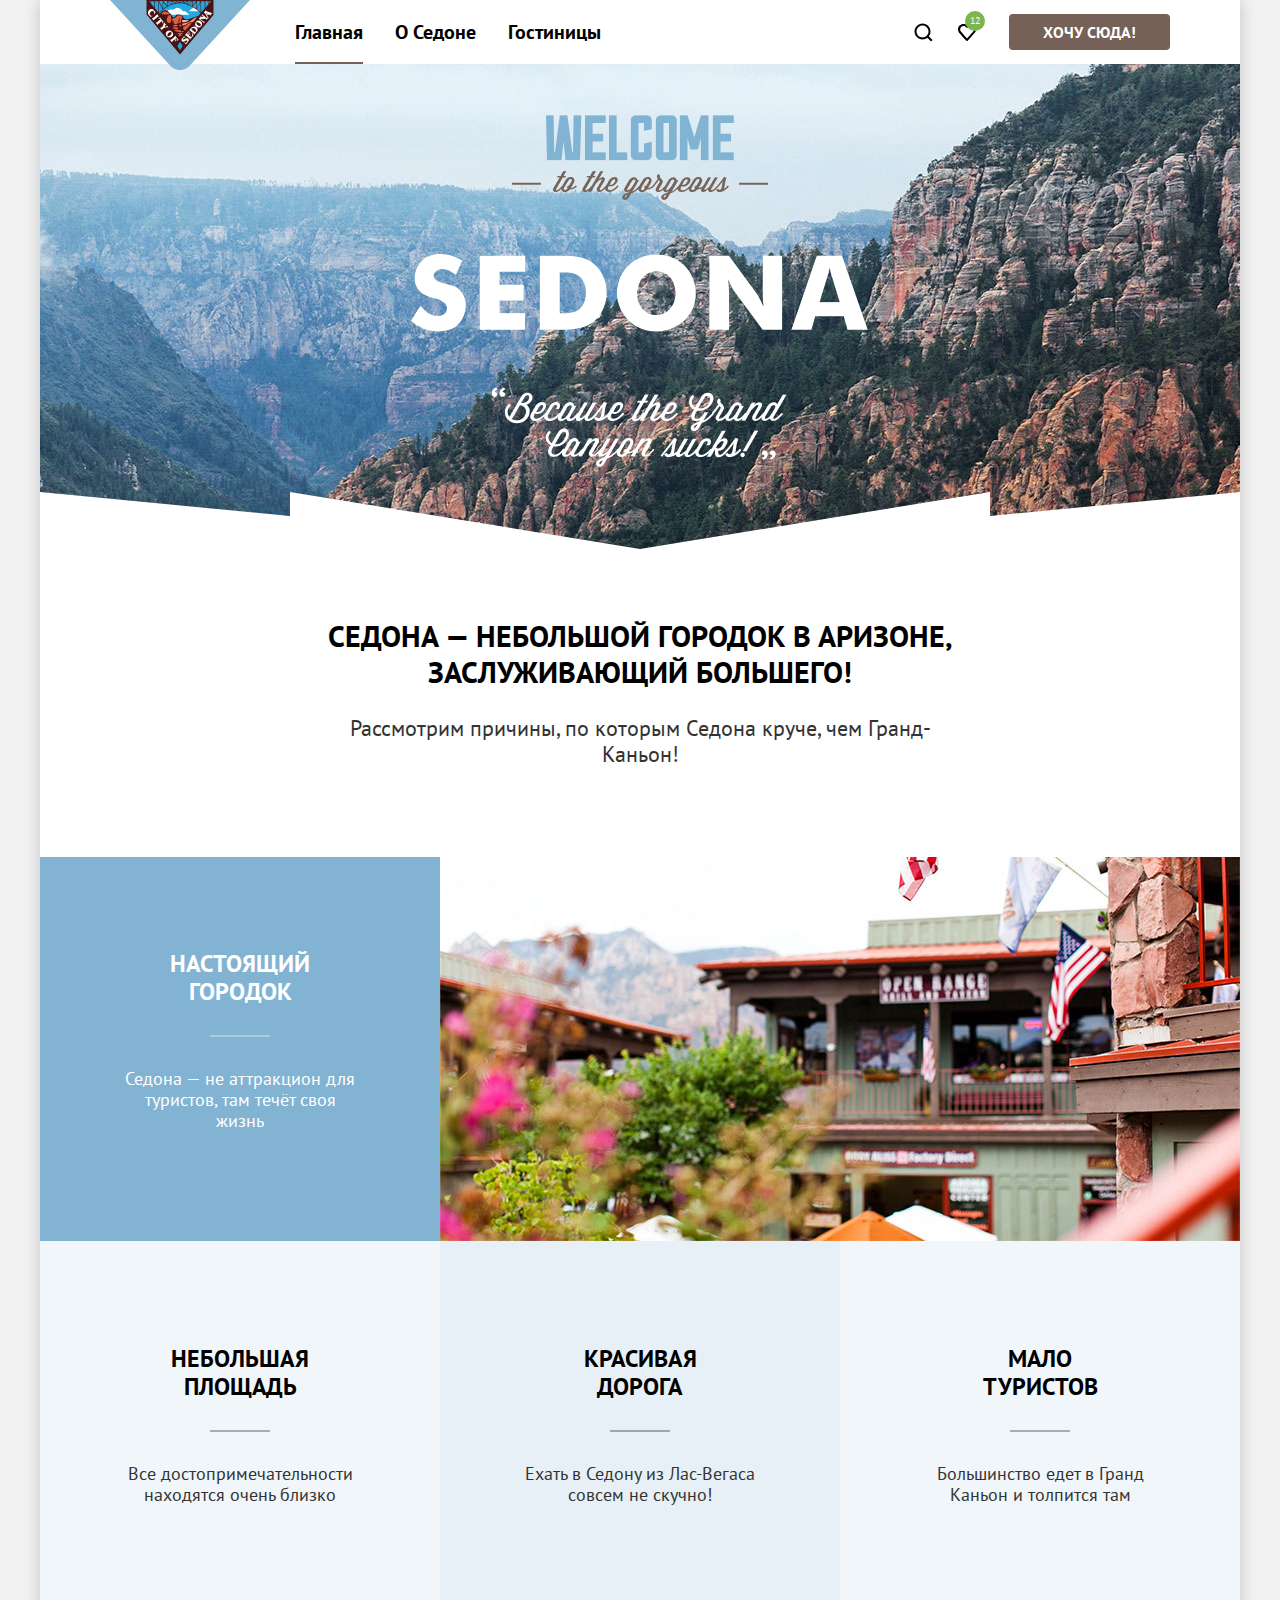
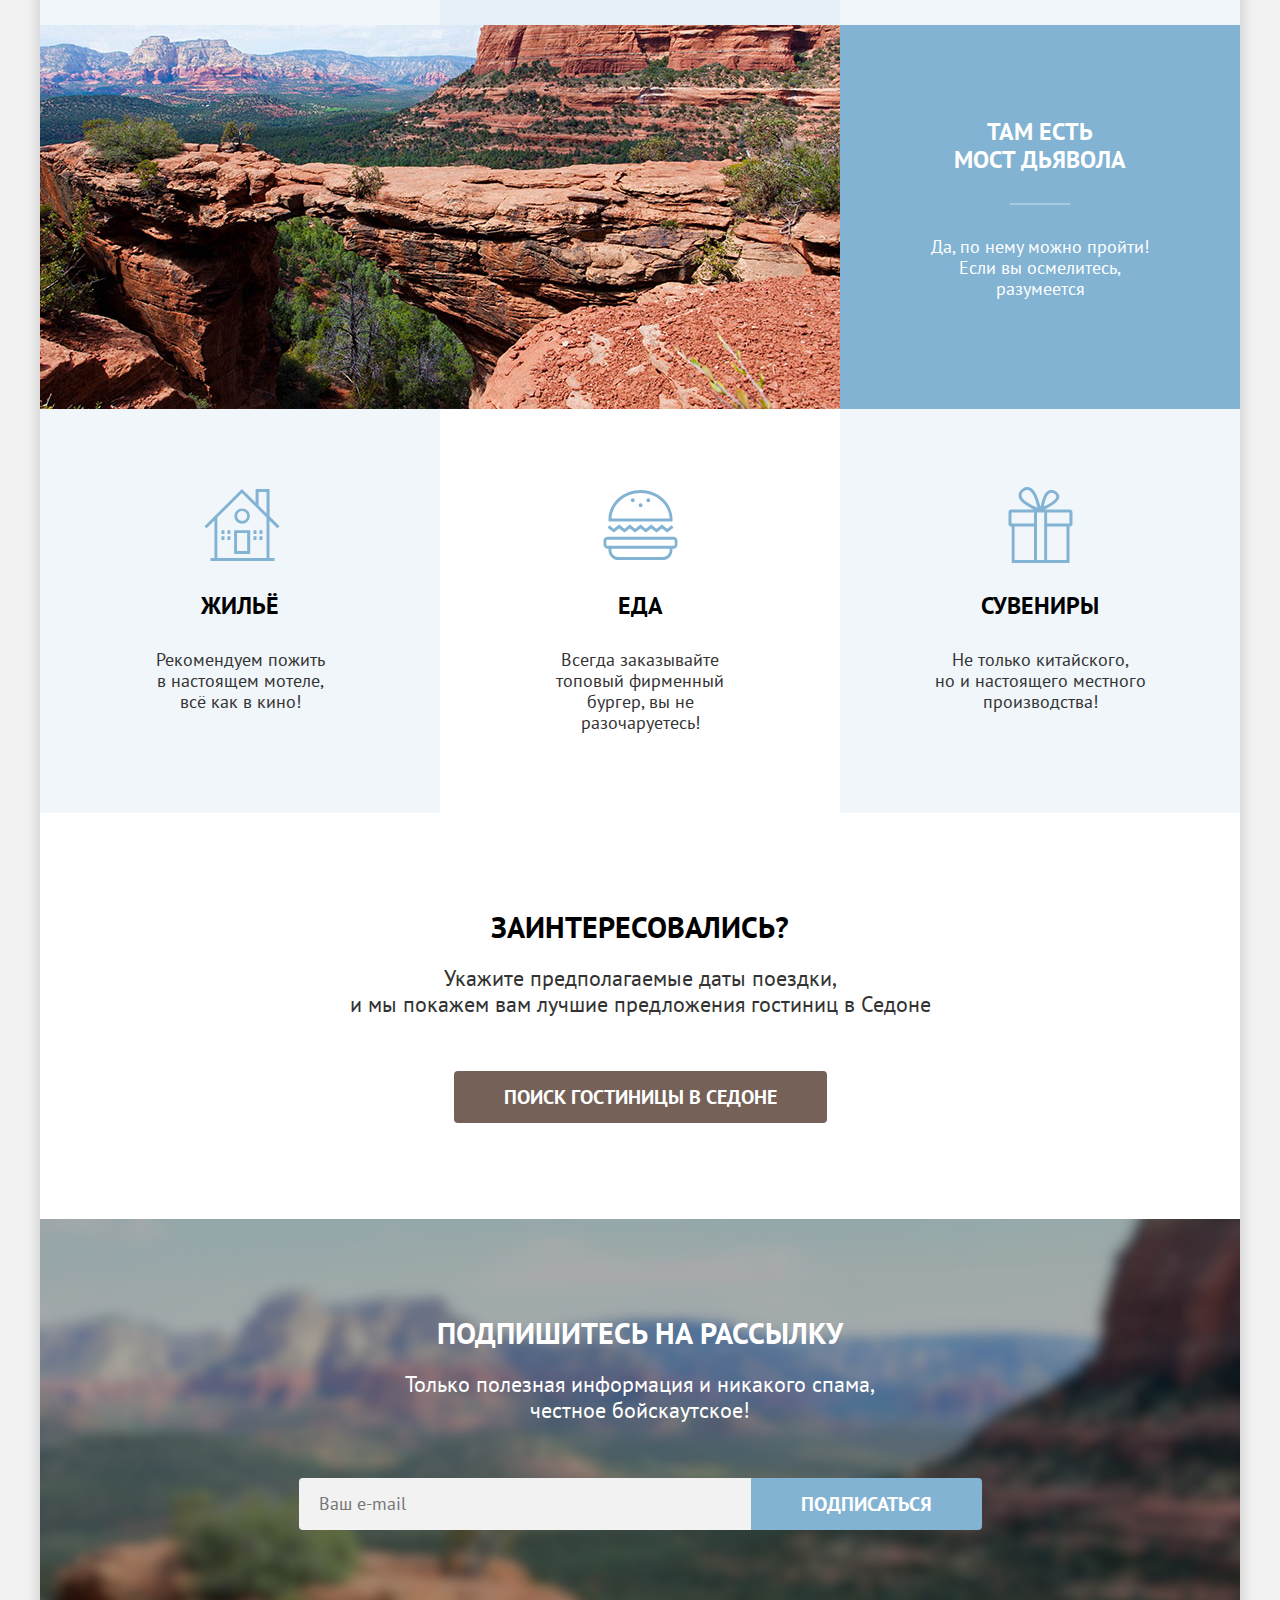
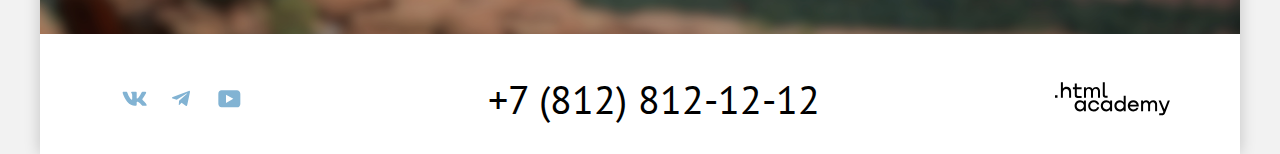
<file: index.html>
<!DOCTYPE html>
<html lang="ru">
<head>
  <meta charset="UTF-8">
  <meta http-equiv="X-UA-Compatible" content="IE=edge">
  <meta name="viewport" content="width=device-width, initial-scale=1.0">
  <title>Туристический сайт города Седона в штате Аризона</title>
  <link rel="icon" type="image/png" sizes="32x32" href="images/favicon.png">
  <link rel="stylesheet" href="styles/styles.css">
</head>
  <body>
    <div class="page-container">
      <header class="page-header">
        <nav class="navigation">
          <a class="logo" href="index.html">
            <img src="images/logo.svg" width="140" height="70" alt="Логотип города Седона">
          </a>

          <ul class="navigation-list">
            <li class="navigation-item">
              <a class="navigation-link navigation-link-current" href="#">Главная</a>
            </li>
            <li class="navigation-item">
              <a class="navigation-link" href="#">О Седоне</a>
            </li>
            <li class="navigation-item">
              <a class="navigation-link" href="catalog.html">Гостиницы</a>
            </li>
          </ul>

          <ul class="navigation-list navigation-user">
            <li class="navigation-item">
              <a class="navigation-link navigation-link-search" href="#">
                <svg class="navigation-icon" aria-hidden="true" focusable="false" width="19" height="19" viewBox="0 0 19 19"
                  fill="currentColor" xmlns="http://www.w3.org/2000/svg">
                  <path
                    d="m18.5 17.008-3.7-3.68c1-1.292 1.7-2.983 1.7-4.872C16.5 4.08 12.9.5 8.5.5s-8 3.68-8 8.055c0 4.376 3.6 7.956 8 7.956 1.8 0 3.5-.597 4.9-1.69l3.7 3.679 1.4-1.492Zm-10-2.486c-3.3 0-6-2.685-6-5.967 0-3.282 2.7-5.967 6-5.967s6 2.685 6 5.967c0 3.282-2.7 5.967-6 5.967Z" />
                </svg>
                <span class="visually-hidden">Поиск</span>
              </a>
            </li>
            <li class="navigation-item">
              <a class="navigation-link navigation-link-favorites" href="#">
                <svg class="navigation-icon navigation-icon-favorites" aria-hidden="true" focusable="false" width="18"
                  height="17" viewBox="0 0 18 17" fill="currentColor" xmlns="http://www.w3.org/2000/svg">
                  <path
                    d="M8.9 17c-.3 0-.6-.1-.8-.4-5.4-6.1-6.7-7.5-7-7.9C.4 7.8 0 6.6 0 5.4 0 2.4 2.4 0 5.5 0 6.8 0 8 .5 9 1.3 10 .5 11.3 0 12.5 0c3 0 5.5 2.4 5.5 5.4 0 1.3-.5 2.5-1.3 3.4l-7 7.9c-.2.2-.4.3-.8.3Zm-6-9.5c.3.4 3.5 4 6.1 6.9l6.2-7c.5-.5.7-1.2.7-2 0-1.8-1.5-3.3-3.3-3.3-1 0-2 .5-2.7 1.3-.3.3-.6.4-.9.4-.3 0-.6-.2-.8-.4-.7-.8-1.7-1.3-2.7-1.3-1.8 0-3.3 1.5-3.3 3.3-.1.9.3 1.6.7 2.1-.1 0-.1 0 0 0Z" />
                </svg>
                <span class="favorites-counter">12</span>
                <span class="visually-hidden">Избранное</span>
              </a>
            </li>
            <li class="navigation-item">
              <a class="navigation-link navigation-button brown-button button" href="#">
                Хочу сюда!
              </a>
            </li>
          </ul>
        </nav>
      </header>

      <main class="main-container">
        <h1 class="visually-hidden">Представляем город Седона в штате Аризона</h1>
        <section class="hero">
          <div class="hero-image-wrapper">
            <img src="images/hero.jpg" width="1200" height="485"
              alt="Добро пожаловать в великолепную Седону. Потому что Гранд-Каньон - отстой!">
          </div>
          <div class="hero-title-wrapper">
            <h2 class="hero-title section-title">Седона — небольшой городок в Аризоне, заслуживающий большего!</h2>
            <p class="hero-description section-description">Рассмотрим причины, по которым Седона круче, чем Гранд-Каньон!</p>
          </div>
        </section>

        <section class="advantages">
          <h2 class="visually-hidden">Преимущества города Седона</h2>
          <ul class="advantages-list">
            <li class="advantages-item advantages-item-illustrated">
              <div class="advantages-description-wrapper">
                <h3 class="advantages-title">Настоящий городок</h3>
                <p class="advantages-description">Седона — не аттракцион для туристов, там течёт своя жизнь</p>
              </div>
              <img class="advantages-image" src="images/sedona.jpg" width="800" height="384" alt="Вид города Седона">
            </li>
            <li class="advantages-item">
              <div class="advantages-description-wrapper">
                <h3 class="advantages-title">Небольшая площадь</h3>
                <p class="advantages-description">Все достопримечательности находятся очень близко</p>
              </div>
            </li>
            <li class="advantages-item">
              <div class="advantages-description-wrapper">
                <h3 class="advantages-title">Красивая<br>дорога</h3>
                <p class="advantages-description">Ехать в Седону из Лас-Вегаса совсем не скучно!</p>
              </div>
            </li>
            <li class="advantages-item">
              <div class="advantages-description-wrapper">
                <h3 class="advantages-title">Мало<br>туристов</h3>
                <p class="advantages-description">Большинство едет в Гранд Каньон и толпится там</p>
              </div>
            </li>
            <li class="advantages-item advantages-item-illustrated">
              <img class="advantages-image" src="images/devils-bridge.jpg" width="800" height="384" alt="Мост дьявола рядом с городом Седона">
              <div class="advantages-description-wrapper">
                <h3 class="advantages-title">Там есть<br>мост дьявола</h3>
                <p class="advantages-description">Да, по нему можно пройти! Если вы осмелитесь, разумеется</p>
              </div>
            </li>
          </ul>
        </section>

        <section class="features">
          <h2 class="visually-hidden">Особенности города Седона</h2>
          <ul class="features-list">
            <li class="features-item features-item-hotel">
              <h3 class="features-title">Жильё</h3>
              <p class="features-description">Рекомендуем пожить<br>в настоящем мотеле,<br>
                всё как в кино!</p>
            </li>
            <li class="features-item features-item-food">
              <h3 class="features-title">Еда</h3>
              <p class="features-description">Всегда заказывайте<br>топовый фирменный бургер, вы не разочаруетесь!</p>
            </li>
            <li class="features-item features-item-souvenir">
              <h3 class="features-title">Сувениры</h3>
              <p class="features-description">Не только китайского,<br>но и настоящего местного производства!</p>
            </li>
          </ul>
        </section>

        <section class="hotel-search">
          <h2 class="visually-hidden">Поиск гостиницы</h2>
          <span class="hotel-search-title section-title">Заинтересовались?</span>
          <p class="hotel-search-description section-description">Укажите предполагаемые даты поездки,<br>и мы покажем вам лучшие
            предложения гостиниц в Седоне</p>
          <a class="hotel-search-button brown-button button" href="#">Поиск гостиницы в Седоне</a>
        </section>

        <section class="subscription">
          <h2 class="subscription-title section-title">Подпишитесь на рассылку</h2>
          <p class="subscription-description section-description">Только полезная информация и никакого спама,<br>честное бойскаутское!</p>
          <form class="subscription-form" action="https://echo.htmlacademy.ru/" method="post">
            <label class="visually-hidden" for="email">Электронная почта</label>
            <input class="field" type="email" id="email" name="email" placeholder="Ваш e-mail" required>
            <button class="subscription-button blue-button button" type="submit">Подписаться</button>
          </form>
        </section>
      </main>

      <footer class="page-footer">
        <section class="socials">
          <h2 class="visually-hidden">Мы в социальных сетях</h2>
          <ul class="social-list">
            <li class="social-list-item">
              <a class="social-link social-link-vk" href="https://vk.com/htmlacademy">
                <svg class="social-icon" aria-hidden="true" focusable="false" width="25" height="15" viewBox="0 0 25 15" fill="currentColor" xmlns="http://www.w3.org/2000/svg">
                  <path fill-rule="evenodd" clip-rule="evenodd" d="M24.12 1.8c.16-.54 0-.94-.8-.94H20.7c-.67 0-.98.34-1.15.73 0 0-1.33 3.2-3.22 5.27-.61.6-.9.8-1.23.8-.16 0-.41-.2-.41-.75v-5.1c0-.66-.19-.95-.74-.95H9.82c-.42 0-.67.3-.67.59 0 .62.95.76 1.04 2.51v3.8c0 .83-.15.98-.48.98-.9 0-3.06-3.2-4.34-6.88-.25-.72-.5-1-1.18-1H1.57c-.75 0-.9.34-.9.73 0 .68.89 4.07 4.14 8.55 2.17 3.06 5.23 4.72 8 4.72 1.68 0 1.88-.37 1.88-1v-2.32c0-.74.16-.88.7-.88.38 0 1.05.19 2.6 1.66 1.79 1.75 2.08 2.54 3.08 2.54h2.63c.75 0 1.12-.37.9-1.1-.23-.72-1.08-1.77-2.2-3.02-.62-.71-1.54-1.48-1.82-1.86-.39-.5-.28-.71 0-1.15 0 0 3.2-4.42 3.54-5.93Z"/>
                </svg>
                <span class="visually-hidden">ВКонтакте</span>
              </a>
            </li>
            <li class="social-list-item">
              <a class="social-link social-link-tg" href="https://t.me/htmlacademy">
                <svg class="social-icon" aria-hidden="true" focusable="false" width="18" height="16" viewBox="0 0 18 16" fill="currentColor" xmlns="http://www.w3.org/2000/svg">
                  <path d="M16.79.96.84 7.1c-1.09.44-1.08 1.05-.2 1.32l4.1 1.28 9.47-5.98c.44-.27.85-.13.52.17l-7.68 6.93-.28 4.22c.41 0 .6-.2.83-.41l1.99-1.94 4.13 3.06c.77.42 1.31.2 1.5-.71l2.72-12.8c.28-1.1-.43-1.61-1.16-1.28Z"/>
                </svg>
                <span class="visually-hidden">Telegram</span>
              </a>
            </li>
            <li class="social-list-item">
              <a class="social-link social-link-youtube" href="https://youtube.com/user/htmlacademyru">
                <svg class="social-icon" aria-hidden="true" focusable="false" width="23" height="18" viewBox="0 0 23 18" fill="currentColor" xmlns="http://www.w3.org/2000/svg">
                  <path d="M18.94.356H3.507C1.647.356.333 1.95.333 3.756V13.85c0 1.913 1.314 3.506 3.174 3.506H19.16c1.642 0 3.174-1.593 3.174-3.4v-10.2c-.219-1.806-1.532-3.4-3.393-3.4ZM7.995 12.894V4.819l7.333 4.037-7.333 4.038Z"/>
                </svg>
                <span class="visually-hidden">Youtube</span>
              </a>
            </li>
          </ul>
        </section>

        <div class="contacts">
          <h3 class="visually-hidden">Связаться с нами по телефону</h3>
          <a class="contacts-phone" href="tel:+78128121212">+7 (812) 812-12-12</a>
        </div>

        <div class="copyright">
          <h2 class="visually-hidden">Авторские права</h2>
          <a class="academy-logo" href="https://htmlacademy.ru/">
            <svg aria-hidden="true" focusable="false" width="115" height="34" viewBox="0 0 115 34" fill="currentColor" xmlns="http://www.w3.org/2000/svg">
              <path d="M0 13.256v2.6h2.5v-2.6H0ZM11.6 4.856c-1.6 0-2.8.7-3.6 1.7h-.1v-6.2h-2v15.5h2v-5.3c0-2.1 1.3-3.6 3.3-3.6 1.8 0 2.9 1.4 2.9 3.2v5.7h2v-6.1c.1-3-1.8-4.9-4.5-4.9ZM26.6 5.156h-4.8v-3.7h-2v3.8h-1.9v2h1.9v6c0 1.7 1 2.7 2.7 2.7h4.1v-2h-3.7c-.7 0-1.1-.4-1.1-1.1v-5.7h4.8v-2ZM41.1 4.956c-1.6 0-2.9.8-3.5 2.1h-.1c-.6-1.2-1.8-2.1-3.4-2.1-1.4 0-2.5.8-3.1 1.8h-.1v-1.6H29v10.6h2v-5.4c0-2 1-3.5 2.6-3.5 1.5 0 2.4 1 2.4 2.6v6.3h2v-5.6c0-2.4 1.4-3.3 2.6-3.3 1.5 0 2.4 1 2.4 2.6v6.3h2v-6.5c.1-2.5-1.4-4.3-3.9-4.3ZM47.8 13.056c0 1.7 1 2.7 2.8 2.7h2v-2h-1.7c-.7 0-1.1-.4-1.1-1.1V.356h-2v12.7ZM28.9 20.056c-.9-1.1-2.2-1.8-3.9-1.8-3.1 0-5.4 2.3-5.4 5.6s2.3 5.6 5.4 5.6c1.8 0 3-.8 3.8-1.9h.1v1.6h2v-10.6h-2v1.5Zm-3.6 7.4c-2.2 0-3.6-1.6-3.6-3.6s1.4-3.6 3.6-3.6 3.6 1.6 3.6 3.6c0 1.9-1.4 3.6-3.6 3.6ZM44.2 22.356c-.5-2.4-2.6-4.1-5.4-4.1-3.4 0-5.6 2.5-5.6 5.6 0 3.1 2.2 5.6 5.6 5.6 2.8 0 4.9-1.8 5.4-4.2h-2.1c-.4 1.3-1.7 2.3-3.3 2.3-2.2 0-3.6-1.6-3.6-3.6s1.4-3.6 3.6-3.6c1.6 0 2.8 1 3.3 2.2h2.1v-.2ZM55.1 20.056c-.9-1.1-2.2-1.8-3.9-1.8-3.1 0-5.4 2.3-5.4 5.6s2.3 5.6 5.4 5.6c1.8 0 3-.8 3.8-1.9h.1v1.6h2v-10.6h-2v1.5Zm-3.6 7.4c-2.2 0-3.6-1.6-3.6-3.6s1.4-3.6 3.6-3.6 3.6 1.6 3.6 3.6c0 1.9-1.5 3.6-3.6 3.6ZM68.7 20.156c-.9-1.1-2.2-1.9-3.9-1.9-3.1 0-5.4 2.3-5.4 5.6s2.2 5.6 5.4 5.6c1.7 0 3-.8 3.8-1.8h.1v1.5h2v-15.4h-2v6.4Zm-3.6 7.3c-2.2 0-3.6-1.6-3.6-3.6s1.4-3.6 3.6-3.6 3.6 1.6 3.6 3.6c-.1 2-1.5 3.6-3.6 3.6ZM78.3 18.256c-3.3 0-5.5 2.5-5.5 5.6 0 3 2.1 5.6 5.5 5.6 2.5 0 4.5-1.3 5.2-3.6h-2.1c-.5 1-1.6 1.6-3 1.6-1.9 0-3.3-1.3-3.4-2.9h8.8c.2-3.6-2-6.3-5.5-6.3Zm0 1.9c1.7 0 3 1 3.3 2.6h-6.5c.3-1.5 1.5-2.6 3.2-2.6ZM98.2 18.256c-1.6 0-2.9.8-3.6 2h-.1c-.6-1.2-1.8-2-3.4-2-1.4 0-2.5.7-3.1 1.8v-1.5h-1.9v10.6h2v-5.4c0-2 1-3.4 2.6-3.5 1.5 0 2.4 1 2.4 2.6v6.3h2v-5.6c0-2.4 1.4-3.3 2.6-3.3 1.5 0 2.4 1 2.4 2.6v6.3h2v-6.5c.1-2.6-1.4-4.4-3.9-4.4ZM109.4 27.356l-3.6-8.9h-2.2l4.8 11.6c-.3.9-.7 1.2-1.7 1.2h-2.5v2h2.5c1.8 0 2.8-.8 3.5-2.6l4.7-12.2h-2.1l-3.4 8.9Z"/>
            </svg>
          </a>
        </div>
      </footer>
    </div>

    <div class="modal-container modal-container-close">
      <div class="modal modal-search">
        <button class="modal-close-button">
          <span class="visually-hidden">Закрыть</span>
        </button>
        <section class="modal-content">
          <h2 class="modal-title section-title">Поиск гостиницы в Седоне</h2>
          <form class="modal-form" action="https://echo.htmlacademy.ru/" method="post">
            <fieldset class="field-group">
              <label class="field-label" for="date-in">Дата заезда:</label>
              <input class="field" type="text" name="date-in" id="date-in" placeholder="Укажите дату" value="27 апреля 2020" required>
              <span class="field-message invalid">Мы не можем отправить вас в прошлое.</span>
            </fieldset>

            <fieldset class="field-group">
              <label class="field-label" for="date-out">Дата выезда:</label>
              <input class="field" type="text" name="date-out" id="date-out" placeholder="Укажите дату" value="1 сентября 2023" required>
              <span class="field-message">На эти даты есть свободные номера. Пока есть.</span>
            </fieldset>

            <fieldset class="field-group field-group-adults field-group-counter">
              <label class="field-label" for="adults-counter">Взрослые:</label>
              <div class="counter-wrapper">
                <button class="counter-button minus-button" type="button">
                  <svg class="counter-icon" aria-hidden="true" focusable="false" width="14" height="2" viewBox="0 0 14 2" fill="currentColor" xmlns="http://www.w3.org/2000/svg">
                    <path d="M0 0v2h14V0H0Z"/>
                  </svg>
                </button>
                <input class="field" type="number" name="adults" id="adults-counter" placeholder="0" value="2" required>
                <button class="counter-button plus-button" type="button">
                  <svg class="counter-icon" aria-hidden="true" focusable="false" width="14" height="14" viewBox="0 0 14 14" fill="currentColor" xmlns="http://www.w3.org/2000/svg">
                    <path d="M14 6H8V0H6v6H0v2h6v6h2V8h6V6Z"/>
                  </svg>
                </button>
              </div>
            </fieldset>

            <fieldset class="field-group field-group-children field-group-counter">
              <span class="field-label field-label-icon">
                <label class="field-label" for="children-counter">Дети:</label>
                <span class="tooltip">
                  <button class="tooltip-toggle" type="button" aria-labelledby="tooltip-label-children">
                    <svg class="tooltip-icon" aria-hidden="true" focusable="false" width="2" height="12" viewBox="0 0 2 12" fill="currentColor" xmlns="http://www.w3.org/2000/svg">
                      <path fill-rule="evenodd" clip-rule="evenodd" d="M0 0h2v2H0V0Zm2 12H0V3h2v9Z"/>
                    </svg>
                  </button>
                 <span class="tooltip-text" role="tooltip" id="tooltip-label-children">Укажите количество детей, которые будут с вами, возраст которых от 6 до 18 лет. Дети до 6 лет размещаются бесплатно.</span>
                </span>
              </span>
              <div class="counter-wrapper">
                <button class="counter-button minus-button" type="button">
                  <svg class="counter-icon" aria-hidden="true" focusable="false" width="14" height="2" viewBox="0 0 14 2" fill="currentColor" xmlns="http://www.w3.org/2000/svg">
                    <path d="M0 0v2h14V0H0Z"/>
                  </svg>
                </button>
                <input class="field" type="number" name="children" id="children-counter" placeholder="0" value="2" required>
                <button class="counter-button plus-button" type="button">
                  <svg class="counter-icon" aria-hidden="true" focusable="false" width="14" height="14" viewBox="0 0 14 14" fill="currentColor" xmlns="http://www.w3.org/2000/svg">
                    <path d="M14 6H8V0H6v6H0v2h6v6h2V8h6V6Z"/>
                  </svg>
                </button>
              </div>
            </fieldset>
            <button class="modal-search-button blue-button button" type="submit">Найти</button>
          </form>
        </section>
      </div>
    </div>
  </body>
</html>
</file>
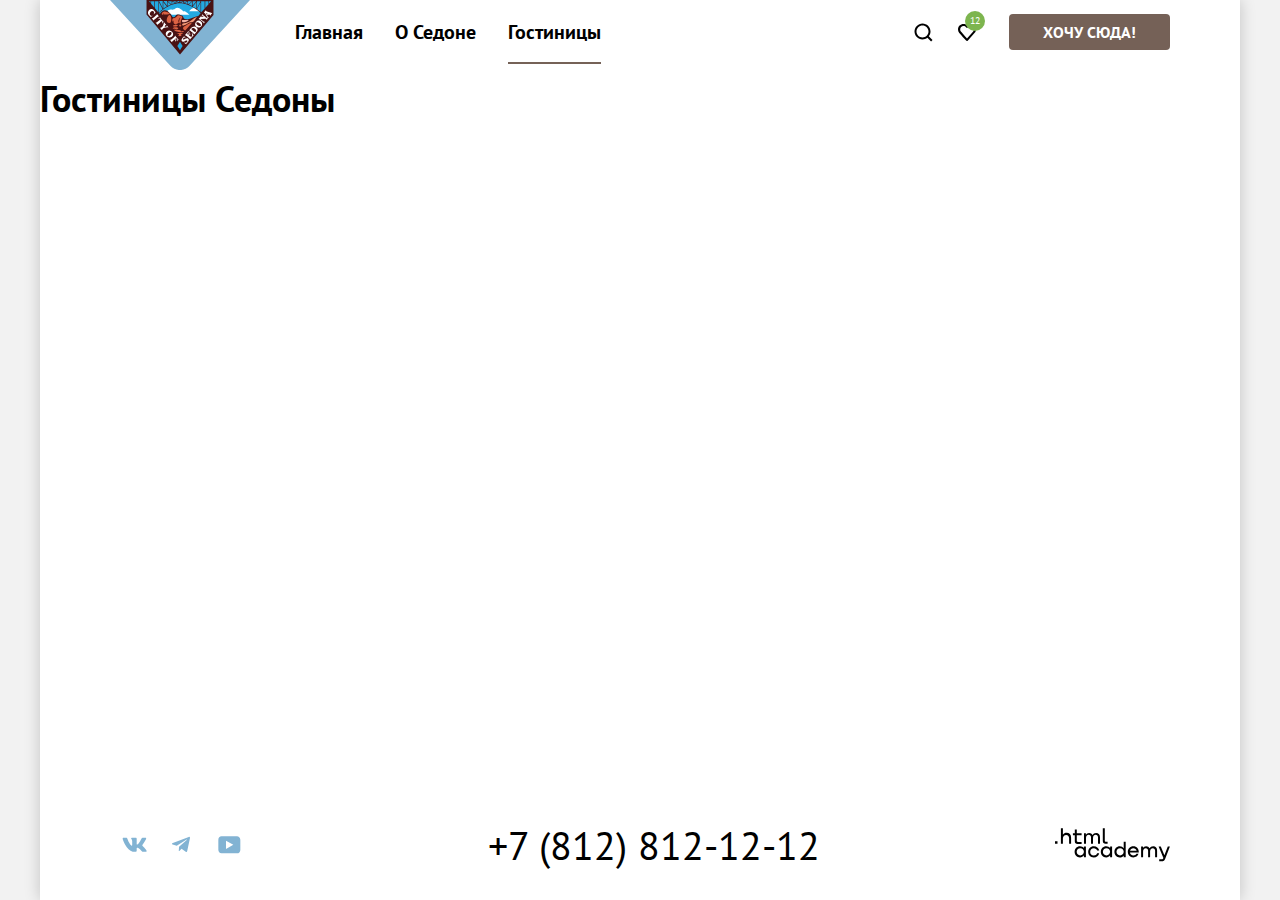
<file: catalog.html>
<!DOCTYPE html>
<html lang="ru">
<head>
  <meta charset="UTF-8">
  <meta http-equiv="X-UA-Compatible" content="IE=edge">
  <meta name="viewport" content="width=device-width, initial-scale=1.0">
  <title>Гостиницы города Седона в штате Аризона</title>
  <link rel="icon" type="image/png" sizes="32x32" href="images/favicon.png">
  <link rel="stylesheet" href="styles/styles.css">
</head>
  <body>
    <div class="page-container">
      <header class="page-header">
        <nav class="navigation">
          <a class="logo" href="index.html">
            <img src="images/logo.svg" width="140" height="70" alt="Логотип города Седона">
          </a>

          <ul class="navigation-list">
            <li class="navigation-item">
              <a class="navigation-link" href="index.html">Главная</a>
            </li>
            <li class="navigation-item">
              <a class="navigation-link" href="#">О Седоне</a>
            </li>
            <li class="navigation-item">
              <a class="navigation-link navigation-link-current" href="#">Гостиницы</a>
            </li>
          </ul>

          <ul class="navigation-list navigation-user">
            <li class="navigation-item">
              <a class="navigation-link navigation-link-search" href="#">
                <svg class="navigation-icon" aria-hidden="true" focusable="false" width="19" height="19" viewBox="0 0 19 19"
                  fill="currentColor" xmlns="http://www.w3.org/2000/svg">
                  <path
                    d="m18.5 17.008-3.7-3.68c1-1.292 1.7-2.983 1.7-4.872C16.5 4.08 12.9.5 8.5.5s-8 3.68-8 8.055c0 4.376 3.6 7.956 8 7.956 1.8 0 3.5-.597 4.9-1.69l3.7 3.679 1.4-1.492Zm-10-2.486c-3.3 0-6-2.685-6-5.967 0-3.282 2.7-5.967 6-5.967s6 2.685 6 5.967c0 3.282-2.7 5.967-6 5.967Z" />
                </svg>
                <span class="visually-hidden">Поиск</span>
              </a>
            </li>
            <li class="navigation-item">
              <a class="navigation-link navigation-link-favorites" href="#">
                <svg class="navigation-icon navigation-icon-favorites" aria-hidden="true" focusable="false" width="18"
                  height="17" viewBox="0 0 18 17" fill="currentColor" xmlns="http://www.w3.org/2000/svg">
                  <path
                    d="M8.9 17c-.3 0-.6-.1-.8-.4-5.4-6.1-6.7-7.5-7-7.9C.4 7.8 0 6.6 0 5.4 0 2.4 2.4 0 5.5 0 6.8 0 8 .5 9 1.3 10 .5 11.3 0 12.5 0c3 0 5.5 2.4 5.5 5.4 0 1.3-.5 2.5-1.3 3.4l-7 7.9c-.2.2-.4.3-.8.3Zm-6-9.5c.3.4 3.5 4 6.1 6.9l6.2-7c.5-.5.7-1.2.7-2 0-1.8-1.5-3.3-3.3-3.3-1 0-2 .5-2.7 1.3-.3.3-.6.4-.9.4-.3 0-.6-.2-.8-.4-.7-.8-1.7-1.3-2.7-1.3-1.8 0-3.3 1.5-3.3 3.3-.1.9.3 1.6.7 2.1-.1 0-.1 0 0 0Z" />
                </svg>
                <span class="favorites-counter">12</span>
                <span class="visually-hidden">Избранное</span>
              </a>
            </li>
            <li class="navigation-item">
              <a class="navigation-link navigation-button brown-button button" href="#">
                Хочу сюда!
              </a>
            </li>
          </ul>
        </nav>
      </header>

      <main class="inner-container">
        <section class="hotels">
          <h1 class="hotels-title">Гостиницы Седоны</h1>
        </section>
      </main>

      <footer class="page-footer">
        <section class="socials">
          <h2 class="visually-hidden">Мы в социальных сетях</h2>
          <ul class="social-list">
            <li class="social-list-item">
              <a class="social-link social-link-vk" href="https://vk.com/htmlacademy">
                <svg class="social-icon" aria-hidden="true" focusable="false" width="25" height="15" viewBox="0 0 25 15" fill="currentColor" xmlns="http://www.w3.org/2000/svg">
                  <path fill-rule="evenodd" clip-rule="evenodd" d="M24.12 1.8c.16-.54 0-.94-.8-.94H20.7c-.67 0-.98.34-1.15.73 0 0-1.33 3.2-3.22 5.27-.61.6-.9.8-1.23.8-.16 0-.41-.2-.41-.75v-5.1c0-.66-.19-.95-.74-.95H9.82c-.42 0-.67.3-.67.59 0 .62.95.76 1.04 2.51v3.8c0 .83-.15.98-.48.98-.9 0-3.06-3.2-4.34-6.88-.25-.72-.5-1-1.18-1H1.57c-.75 0-.9.34-.9.73 0 .68.89 4.07 4.14 8.55 2.17 3.06 5.23 4.72 8 4.72 1.68 0 1.88-.37 1.88-1v-2.32c0-.74.16-.88.7-.88.38 0 1.05.19 2.6 1.66 1.79 1.75 2.08 2.54 3.08 2.54h2.63c.75 0 1.12-.37.9-1.1-.23-.72-1.08-1.77-2.2-3.02-.62-.71-1.54-1.48-1.82-1.86-.39-.5-.28-.71 0-1.15 0 0 3.2-4.42 3.54-5.93Z"/>
                </svg>
                <span class="visually-hidden">ВКонтакте</span>
              </a>
            </li>
            <li class="social-list-item">
              <a class="social-link social-link-tg" href="https://t.me/htmlacademy">
                <svg class="social-icon" aria-hidden="true" focusable="false" width="18" height="16" viewBox="0 0 18 16" fill="currentColor" xmlns="http://www.w3.org/2000/svg">
                  <path d="M16.79.96.84 7.1c-1.09.44-1.08 1.05-.2 1.32l4.1 1.28 9.47-5.98c.44-.27.85-.13.52.17l-7.68 6.93-.28 4.22c.41 0 .6-.2.83-.41l1.99-1.94 4.13 3.06c.77.42 1.31.2 1.5-.71l2.72-12.8c.28-1.1-.43-1.61-1.16-1.28Z"/>
                </svg>
                <span class="visually-hidden">Telegram</span>
              </a>
            </li>
            <li class="social-list-item">
              <a class="social-link social-link-youtube" href="https://youtube.com/user/htmlacademyru">
                <svg class="social-icon" aria-hidden="true" focusable="false" width="23" height="18" viewBox="0 0 23 18" fill="currentColor" xmlns="http://www.w3.org/2000/svg">
                  <path d="M18.94.356H3.507C1.647.356.333 1.95.333 3.756V13.85c0 1.913 1.314 3.506 3.174 3.506H19.16c1.642 0 3.174-1.593 3.174-3.4v-10.2c-.219-1.806-1.532-3.4-3.393-3.4ZM7.995 12.894V4.819l7.333 4.037-7.333 4.038Z"/>
                </svg>
                <span class="visually-hidden">Youtube</span>
              </a>
            </li>
          </ul>
        </section>

        <div class="contacts">
          <h3 class="visually-hidden">Связаться с нами по телефону</h3>
          <a class="contacts-phone" href="tel:+78128121212">+7 (812) 812-12-12</a>
        </div>

        <div class="copyright">
          <h2 class="visually-hidden">Авторские права</h2>
          <a class="academy-logo" href="https://htmlacademy.ru/">
            <svg aria-hidden="true" focusable="false" width="115" height="34" viewBox="0 0 115 34" fill="currentColor" xmlns="http://www.w3.org/2000/svg">
              <path d="M0 13.256v2.6h2.5v-2.6H0ZM11.6 4.856c-1.6 0-2.8.7-3.6 1.7h-.1v-6.2h-2v15.5h2v-5.3c0-2.1 1.3-3.6 3.3-3.6 1.8 0 2.9 1.4 2.9 3.2v5.7h2v-6.1c.1-3-1.8-4.9-4.5-4.9ZM26.6 5.156h-4.8v-3.7h-2v3.8h-1.9v2h1.9v6c0 1.7 1 2.7 2.7 2.7h4.1v-2h-3.7c-.7 0-1.1-.4-1.1-1.1v-5.7h4.8v-2ZM41.1 4.956c-1.6 0-2.9.8-3.5 2.1h-.1c-.6-1.2-1.8-2.1-3.4-2.1-1.4 0-2.5.8-3.1 1.8h-.1v-1.6H29v10.6h2v-5.4c0-2 1-3.5 2.6-3.5 1.5 0 2.4 1 2.4 2.6v6.3h2v-5.6c0-2.4 1.4-3.3 2.6-3.3 1.5 0 2.4 1 2.4 2.6v6.3h2v-6.5c.1-2.5-1.4-4.3-3.9-4.3ZM47.8 13.056c0 1.7 1 2.7 2.8 2.7h2v-2h-1.7c-.7 0-1.1-.4-1.1-1.1V.356h-2v12.7ZM28.9 20.056c-.9-1.1-2.2-1.8-3.9-1.8-3.1 0-5.4 2.3-5.4 5.6s2.3 5.6 5.4 5.6c1.8 0 3-.8 3.8-1.9h.1v1.6h2v-10.6h-2v1.5Zm-3.6 7.4c-2.2 0-3.6-1.6-3.6-3.6s1.4-3.6 3.6-3.6 3.6 1.6 3.6 3.6c0 1.9-1.4 3.6-3.6 3.6ZM44.2 22.356c-.5-2.4-2.6-4.1-5.4-4.1-3.4 0-5.6 2.5-5.6 5.6 0 3.1 2.2 5.6 5.6 5.6 2.8 0 4.9-1.8 5.4-4.2h-2.1c-.4 1.3-1.7 2.3-3.3 2.3-2.2 0-3.6-1.6-3.6-3.6s1.4-3.6 3.6-3.6c1.6 0 2.8 1 3.3 2.2h2.1v-.2ZM55.1 20.056c-.9-1.1-2.2-1.8-3.9-1.8-3.1 0-5.4 2.3-5.4 5.6s2.3 5.6 5.4 5.6c1.8 0 3-.8 3.8-1.9h.1v1.6h2v-10.6h-2v1.5Zm-3.6 7.4c-2.2 0-3.6-1.6-3.6-3.6s1.4-3.6 3.6-3.6 3.6 1.6 3.6 3.6c0 1.9-1.5 3.6-3.6 3.6ZM68.7 20.156c-.9-1.1-2.2-1.9-3.9-1.9-3.1 0-5.4 2.3-5.4 5.6s2.2 5.6 5.4 5.6c1.7 0 3-.8 3.8-1.8h.1v1.5h2v-15.4h-2v6.4Zm-3.6 7.3c-2.2 0-3.6-1.6-3.6-3.6s1.4-3.6 3.6-3.6 3.6 1.6 3.6 3.6c-.1 2-1.5 3.6-3.6 3.6ZM78.3 18.256c-3.3 0-5.5 2.5-5.5 5.6 0 3 2.1 5.6 5.5 5.6 2.5 0 4.5-1.3 5.2-3.6h-2.1c-.5 1-1.6 1.6-3 1.6-1.9 0-3.3-1.3-3.4-2.9h8.8c.2-3.6-2-6.3-5.5-6.3Zm0 1.9c1.7 0 3 1 3.3 2.6h-6.5c.3-1.5 1.5-2.6 3.2-2.6ZM98.2 18.256c-1.6 0-2.9.8-3.6 2h-.1c-.6-1.2-1.8-2-3.4-2-1.4 0-2.5.7-3.1 1.8v-1.5h-1.9v10.6h2v-5.4c0-2 1-3.4 2.6-3.5 1.5 0 2.4 1 2.4 2.6v6.3h2v-5.6c0-2.4 1.4-3.3 2.6-3.3 1.5 0 2.4 1 2.4 2.6v6.3h2v-6.5c.1-2.6-1.4-4.4-3.9-4.4ZM109.4 27.356l-3.6-8.9h-2.2l4.8 11.6c-.3.9-.7 1.2-1.7 1.2h-2.5v2h2.5c1.8 0 2.8-.8 3.5-2.6l4.7-12.2h-2.1l-3.4 8.9Z"/>
            </svg>
          </a>
        </div>
      </footer>
    </div>
  </body>
</file>
<file: styles/styles.css>
@font-face {
  font-family: "PT Sans";
  font-style: normal;
  font-weight: 400;
  src: url("../fonts/ptsans-400.woff2") format("woff2");
  font-display: swap;
}

@font-face {
  font-family: "PT Sans";
  font-style: normal;
  font-weight: 700;
  src: url("../fonts/ptsans-700.woff2") format("woff2");
  font-display: swap;
}

.visually-hidden {
  position: absolute;
  width: 1px;
  height: 1px;
  margin: -1px;
  padding: 0;
  border: 0;
  clip: rect(0 0 0 0);
  overflow: hidden;
}

html {
  height: 100%;
}

body {
  min-width: 1280px;
  height: 100%;
  margin: 0;

  font-family: "PT Sans", sans-serif;
  font-size: 18px;
  line-height: 21px;
  font-weight: 400;
  color: #000000;

  background-color: #f2f2f2;
}

.page-container {
  display: flex;
  flex-direction: column;
  width: 1200px;
  min-height: 100%;
  margin: 0 auto;

  background-color: #ffffff;
  box-shadow: 0 0 15px rgba(0, 0, 0, 0.2);
}

.main-container,
.inner-container {
  flex-grow: 1;
}

/*Шапка сайта*/

.page-header {
  box-sizing: border-box;

  width: inherit;
  min-height: 64px;
  padding: 0 70px;
}

.logo {
  position: absolute;
  top: 0;
  left: 0;
  z-index: 10;
}

.logo img {
  display: block;
  object-fit: contain;
}

.navigation {
  position: relative;
  display: flex;
}

.navigation-list {
  display: inherit;
  flex-wrap: wrap;
  align-items: center;
  width: 464px;
  margin: 0;
  padding: 0;
  padding-left: 169px;
  list-style-type: none;
}

.navigation-user {
  justify-content: flex-end;
  width: 312px;
  margin-left: auto;
  padding-left: 0;
}

.navigation-link {
  position: relative;

  display: block;
  padding: 20px 16px;

  font-size: 20px;
  line-height: 24px;
  font-weight: 700;
  text-align: center;
  text-decoration: none;
  color: #000000;
}

.navigation-link-current {
  position: relative;
}

.navigation-link-current::after {
  position: absolute;
  right: 16px;
  bottom: 0;
  left: 16px;

  border-bottom: 2px solid #756257;
  content: "";
}

.navigation-user .navigation-link {
  min-width: 20px;
  min-height: 20px;
}

.navigation-link-search,
.navigation-link-favorites {
  padding: 22px 12px;
}

.navigation-icon {
  position: absolute;
  top: 0;
  right: 0;
  bottom: 0;
  left: 0;
  margin: auto;
}

.favorites-counter {
  box-sizing: border-box;

  position: absolute;
  top: 11px;
  left: 20px;

  width: 20px;
  height: 20px;
  padding: 5px;

  font-size: 10px;
  line-height: 10px;
  font-weight: 400;
  color: #ffffff;

  background-color: #7db54f;
  border-radius: 10px;
}

.navigation-button {
  margin-left: 20px;
  padding: 8px 34px;
}

a.disabled {
  pointer-events: none;
  background-color: #e5e5e5;
}


/*Общие стили и состояния кнопок*/

.button {
  font-family: "PT Sans", sans-serif;
  font-size: 16px;
  line-height: 20px;
  font-weight: 700;
  text-decoration: none;
  text-transform: uppercase;
  color: #ffffff;
  border-radius: 4px;
}

.button:active {
  color: rgba(255, 255, 255, 0.3);
}

.button:disabled {
  background-color: #e5e5e5;
}

.blue-button {
  background-color: #82b3d3;
}

.blue-button:hover {
  background-color: #68a2ca;
}

.brown-button {
  background-color: #756157;
}

.brown-button:hover {
  background-color: #615048;
}

/*Общие стили заголовков и параграфов*/

.section-title {
  margin: 0;

  font-size: 30px;
  line-height: 36px;
  font-weight: 700;

  text-transform: uppercase;
}

.section-description {
  margin: 0;

  font-size: 22px;
  line-height: 26px;
  color: #333333;
}

/*Hero*/

.hero img {
  display: block;
  object-fit: contain;
}

.hero-image-wrapper {
  position: relative;
}

.hero-image-wrapper::after {
  position: absolute;
  bottom: 0;

  width: 1200px;
  min-height: 57px;
  background-image: url("../images/divider.svg");
  background-position: center bottom;
  background-repeat: no-repeat;
  content: "";
  z-index: 1;
}

.hero-title-wrapper {
  padding: 69px 274px 90px;
  text-align: center;
}

.hero-title {
  margin-bottom: 25px;
}

/*Преимущества, обе секции*/

.advantages-list,
.features-list {
  display: grid;
  grid-template-columns: repeat(3, 400px);
  grid-auto-flow: row;
  margin: 0;
  padding: 0;
  list-style-type: none;
}

.advantages-item img {
  display: block;
  object-fit: contain;
}

.advantages-description-wrapper,
.features-item {
  box-sizing: border-box;
  display: flex;
  flex-direction: column;
  overflow-wrap: break-word;

  width: 400px;
  min-height: 384px;
  padding: 85px;
  padding-top: 104px;
  text-align: center;
}

.advantages-title,
.features-title {
  margin-top: 0;
  margin-bottom: 62px;

  font-size: 24px;
  line-height: 28px;
  font-weight: 700;
  text-transform: uppercase;
}

.advantages-description,
.features-description {
  position: relative;
  margin: 0;
  color: #333333;
}

.advantages-description::before {
  position: absolute;
  right: 85px;
  left: 85px;
  margin-top: -33px;
  border-top: 2px solid rgba(0, 0, 0, 0.3);
  content: "";
}

.advantages-item-illustrated .advantages-description::before {
  border-top: 2px solid rgba(255, 255, 255, 0.3);
  content: "";
}

.advantages-item-illustrated {
  display: flex;
  grid-column: 1 / -1;

  color: #ffffff;
  background-color: #82b3d3;
}

.advantages-item-illustrated .advantages-description-wrapper {
  padding-top: 93px;
}

.advantages-item-illustrated .advantages-description {
  color: #ffffff;
}

.advantages-item:nth-of-type(2n),
.features-item:nth-of-type(odd) {
  background-color: rgba(131, 179, 211, 0.12);
}
.advantages-item:nth-of-type(3) {
  background-color: rgba(131, 179, 211, 0.2);
}

.features-item {
  position: relative;
  justify-content: flex-start;
  padding: 80px 85px;
}

.features-title {
  margin-top: 103px;
  margin-bottom: 29px;
}

.features-item::before {
  position: absolute;
  width: 75px;
}

.features-item-hotel::before {
  top: 80px;


  min-height: 72px;
  padding: 0 79px;
  background-image: url("../images/icons/hotel.svg");
  background-position: center top;
  background-repeat: no-repeat;
  content: "";
}

.features-item-food::before {
  top: 81px;

  min-height: 72px;
  padding: 0 78px;
  background-image: url("../images/icons/food.svg");
  background-position: center top;
  background-repeat: no-repeat;
  content: "";
}

.features-item-souvenir::before {
  top: 78px;

  width: 75px;
  height: 100%;
  padding: 0 78px;
  background-image: url("../images/icons/present.svg");
  background-position: center top;
  background-repeat: no-repeat;
  content: "";
}

/*Поиск гостиницы*/

.hotel-search {
  box-sizing: border-box;
  padding: 96px 304px;
  padding-bottom: 104px;
  text-align: center;
}

.hotel-search-title {
  display: block;
  margin-bottom: 20px;
}

.hotel-search-description {
  margin-bottom: 62px;
}

.hotel-search-button {
  padding: 13px 50px;
  font-size: 20px;
  line-height: 36px;
}

/*Подписка*/

.subscription {
  padding: 96px 258px 104px;
  text-align: center;
  background-image: url("../images/subscription-background.jpg");
  background-position: center top;
  background-repeat: no-repeat;
  background-size: cover;
}

.subscription-title {
  margin-bottom: 20px;
  color: #ffffff;
}

.subscription-description {
  margin-bottom: 55px;
  color: #ffffff;
}

.subscription-form {
  display: flex;
  justify-content: center;
}

.field {
  box-sizing: border-box;

  font-family: "PT Sans", sans-serif;
  font-size: 18px;
  line-height: 24px;
  background-color: #f2f2f2;
  border: none;
  border-radius: 4px;
}

.field:hover {
  background-color: #e6e6e6;
}

.field:active {
  outline: 2px solid #000000;
}

.field:focus-visible {
  background-color: #e6e6e6;
  outline: 3px solid #82b3d3;
}

.subscription-form .field {
  width: 452px;
  min-height: 52px;
  padding-left: 20px;
  border-radius: 4px 0 0 4px;
}

.subscription-button {
  padding: 8px 50px;
  font-size: 20px;
  line-height: 36px;
  border: none;
  border-radius: 0 4px 4px 0;
}

/*Подвал*/

.page-footer {
  box-sizing: border-box;
  display: flex;
  align-items: center;
  padding: 44px 70px 35px;
}

.socials {
  margin-right: auto;
}

.social-list {
  display: flex;
  flex-wrap: wrap;
  align-items: center;
  width: 200px;
  margin: 0;
  padding: 0;
  list-style-type: none;
}

.social-link {
  position: relative;
  display: block;
  min-width: 24px;
  min-height: 17px;
  padding: 12px 13px;
}

.social-link-vk {
  padding-right: 11px;
}

.social-link-tg .social-icon {
  right: 1px;
  bottom: 1px;
  left: -3px;
}

.social-link-youtube .social-icon {
  top: 1px;
  right: 8px;
}

.social-icon {
  position: absolute;
  top: 0;
  right: 0;
  bottom: 1px;
  left: 0;
  margin: auto;
  color: #82b3d3;
}

.social-link:hover .social-icon {
  color: #68a2ca;
}

.social-link:active .social-icon {
  color: rgba(104, 162, 202, 0.3);
}

.contacts {
  margin-right: 235px;
}

.contacts-phone {
  font-size: 40px;
  line-height: 40px;
  text-decoration: none;
  color: #000000;
}

.contacts-phone:hover,
.academy-logo:hover {
  color: #756157;
}

.contacts-phone:active,
.academy-logo:active {
  color: rgba(117, 97, 87, 0.3);
}

.academy-logo {
  display: block;
  max-height: 34px;
  color: #000000;
}


/*Модальное окно*/

.modal-container {
  position: fixed;
  top: 0;
  left: 0;
  display: flex;
  width: 100%;
  height: 100%;
  background-color: rgba(242, 242, 242, 0.8);
  z-index: 20;
}

.modal-container-close {
  display: none;
}

.modal {
  position: relative;
  box-sizing: border-box;
  margin: auto;
  padding: 64px 70px;
  background-color: #ffffff;
  box-shadow: 0 25px 50px rgba(0, 0, 0, 0.15);
  border-radius: 30px;
}

.modal-search {
  width: 717px;
}

.modal-title {
  margin-bottom: 64px;
}

.modal-close-button {
  position: absolute;
  padding: 0;
  top: 64px;
  right: 52px;
  width: 52px;
  height: 52px;
  background-color: #f2f2f2;
  background-image: url("../images/icons/close.svg");
  background-repeat: no-repeat;
  background-position: center;
  border: none;
  border-radius: 50%;
  cursor: pointer;
}

.modal-close-button:hover {
  background-color: #e6e6e6;
}

.modal-close-button:active {
  background-color: #e5e5e5;

  opacity: 0.3;
}

.modal-close-button:focus-visible {
  background-color: #e6e6e6;
  outline: 3px solid #82b3d3;
}

.modal-form {
  display: grid;
  grid-template-columns: 247px 88px 242px;
  row-gap: 23px;
}

.field-group {
  grid-column: 1 / -1;
  display: grid;
  grid-template-columns: 137px 1fr;
  align-items: center;
  min-height: 73px;
  padding: 0;

  border: none;
}

.field-group-counter {
  display: flex;
  justify-content: space-between;
  min-height: 48px;
}

.field-group-adults {
  grid-column: 1 / 2;
}

.field-group-children {
  grid-column: 3 / -1;
}


.field-label {
  position: relative;
  grid-column: 1 / 2;
  font-size: 20px;
  line-height: 24px;
  font-weight: 700;
}

.field-group .field {
  grid-column: 2 / -1;
  min-height: 48px;
  padding: 0;
  padding-left: 20px;
  font-weight: 700;
}

.field-group:not(.field-group-counter) .field {
  background-image: url("../images/icons/calendar.svg");
  background-position: 400px 14px;
  background-repeat: no-repeat;
  background-size: 20px 20px;
}

.field-message {
  grid-column: 2 / -1;
  font-size: 16px;
  line-height: 21px;
  color: #333333;
}

.field-message.invalid {
  color: #ff5757;
}

.counter-wrapper {
  display: flex;
}

.counter-wrapper .field {
  width: 31px;
  min-height: 48px;
  padding: 14px 10px;
  border-radius: 0;
}

input::-webkit-outer-spin-button,
input::-webkit-inner-spin-button {
  -webkit-appearance: none;
  margin: 0;
}

input[type=number] {
  -moz-appearance:textfield;
}

.counter-button {
  position: relative;
  box-sizing: border-box;
  width: 40px;
  min-height: 48px;
  padding: 14px 10px;
  color: rgba(0, 0, 0, 0.3);
  background-color: #f2f2f2;
  border: none;
}

.counter-button:hover {
  color: #000000;
}

.counter-button:active {
  color: rgba(0, 0, 0, 0.2);
}

.counter-button:focus-visible {
  color: #000000;
  outline: 3px solid #82b3d3;
}

.minus-button {
  border-radius: 4px 0 0 4px;
}

.plus-button {
  border-radius: 0 4px 4px 0;
}

.counter-icon {
  position: absolute;
  top: 0;
  right: 0;
  bottom: 0;
  left: 0;
  margin: auto;
}

.modal-search-button {
  grid-column: 1 / -1;
  margin-top: 25px;
  padding-top: 18px;
  padding-bottom: 18px;

  font-size: 20px;
  line-height: 24px;
  border: none;
}

/*Тултип модального окна*/

.tooltip {
  position: absolute;

  margin-left: 10px;
  width: 26px;
  height: 26px;
}

.tooltip-toggle {
  position: relative;
  display: block;
  width: 26px;
  height: 26px;
  margin: 0;
  padding: 0;
  background-color: #82b3d3;
  border: none;
  border-radius: 50%;
}

.tooltip-icon {
  position: absolute;
  top: 0;
  right: 0;
  bottom: 0;
  left: 0;
  margin: auto;

  color: #ffffff;
}

.tooltip-toggle:hover .tooltip-icon {
  opacity: 0.7;
}

.field-label-icon {
  position: relative;
  padding-right: 36px;
}

.tooltip-text {
  position: absolute;
  top: 100%;
  left: 50%;
  transform: translateX(-50%);
  margin-top: 13px;

  display: none;
  width: 256px;
  padding: 18px 20px;
  font-size: 16px;
  line-height: 20px;
  font-weight: 400;
  color: #ffffff;
  background-color: #333333;
  box-shadow: 0 15px 30px rgba(0, 0, 0, 0.3);
  border-radius: 10px;

  z-index: 1;
}

.tooltip-toggle:hover + .tooltip-text,
.tooltip-toggle:focus + .tooltip-text {
  display: block;
}

.tooltip-text:after {
  position: absolute;
  bottom: 100%;
  left:0;
  right:0;

  width: 19px;
  height: 9px;
  margin-left: auto;
  margin-right: auto;

  background-image: url("../images/icons/tooltip-arrow.svg");
  content:"";
}
</file>
